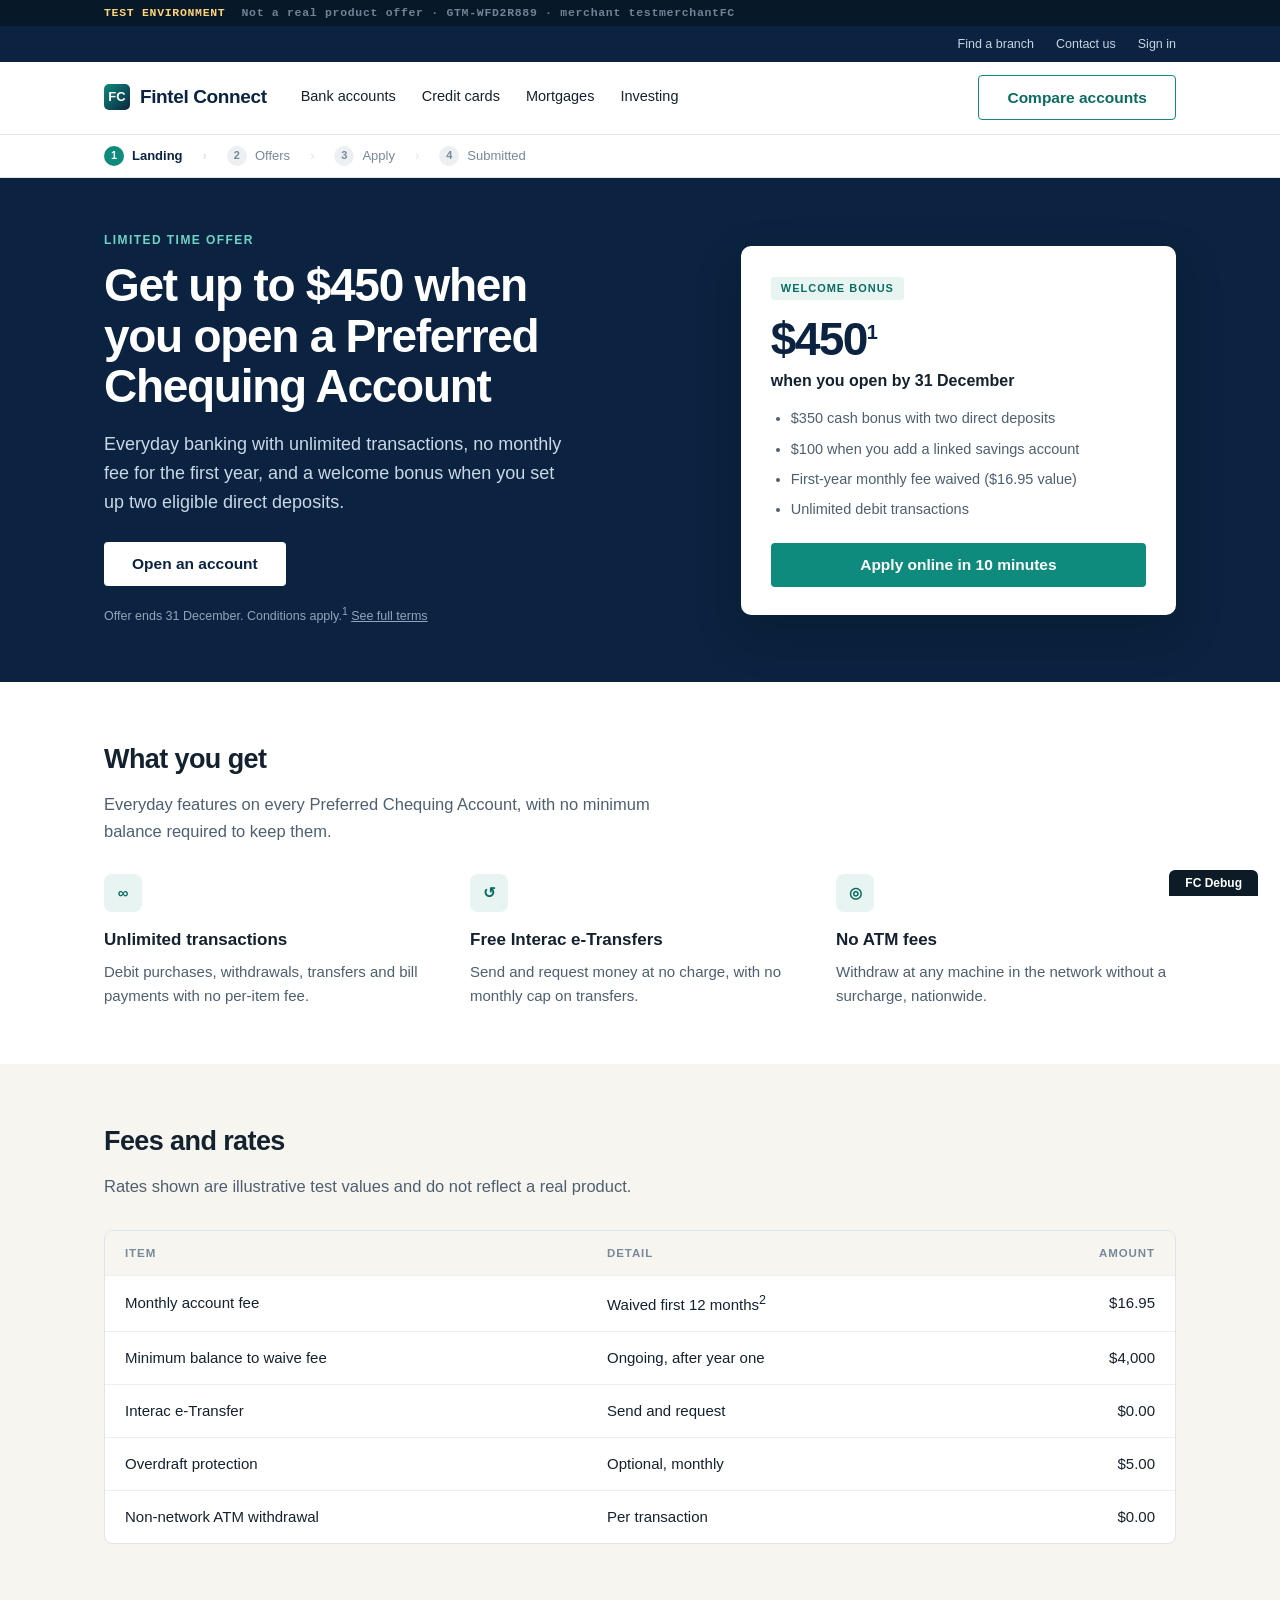
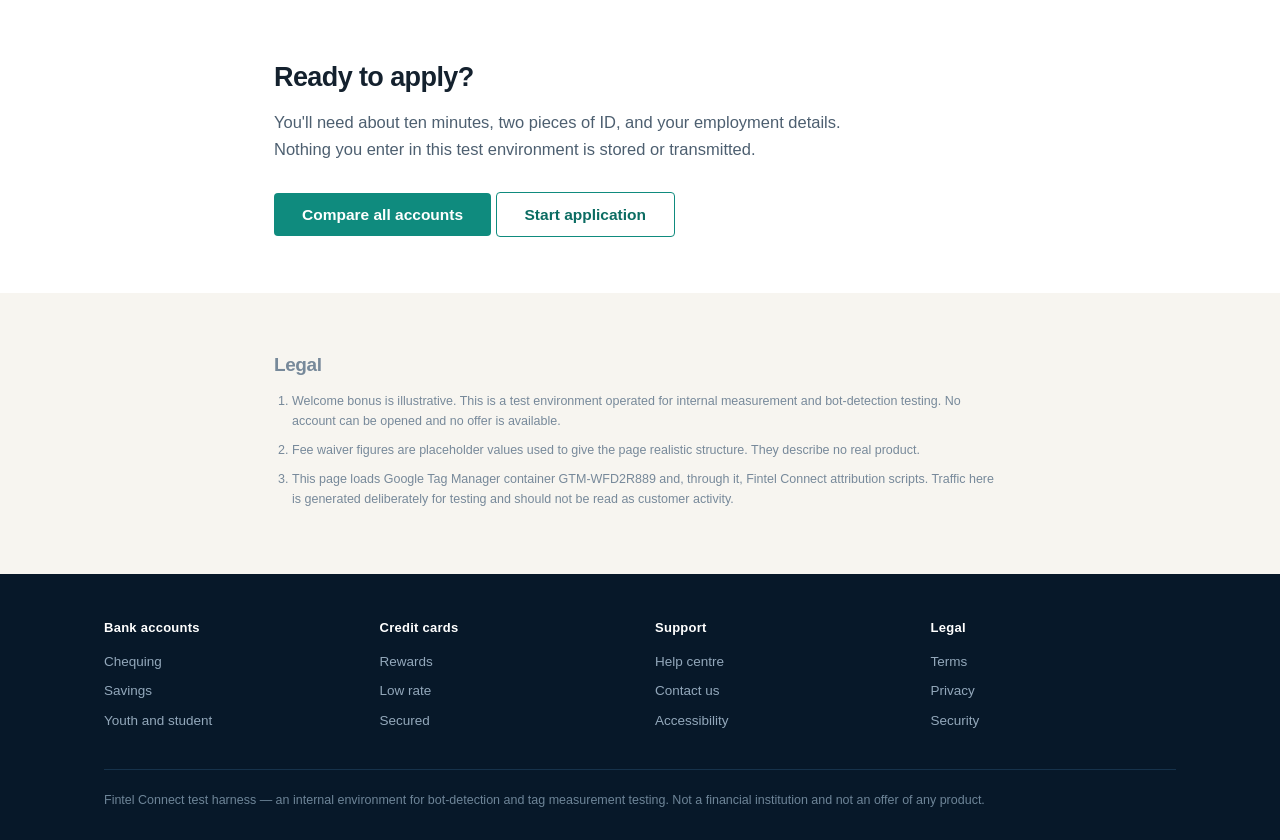
<file: index.html>
<!DOCTYPE html>
<html lang="en">
<head>
<meta charset="utf-8">
<meta name="viewport" content="width=device-width, initial-scale=1">
<meta name="robots" content="noindex, nofollow">
<title>Preferred Chequing Account | Fintel Connect</title>
<link rel="stylesheet" href="assets/styles.css">

<!-- Test harness. Loads first so it can observe everything GTM does after it. -->
<script src="assets/fc-test-harness.js"></script>

<!-- Page context for GTM. Pushed BEFORE the container snippet so the values are
     already in the dataLayer when GTM initialises and reads its variables. -->
<script>
  window.dataLayer.push({
    page_type: 'landing',
    fc_merchant: 'testmerchantFC'
  });
  // The ad's product arrives as `mproduct` on this first hop only, so capture it
  // here and let it ride through the funnel. Nothing about the product is fixed.
  FCTest.push('fc_landing_view', {
    landing_url: location.href,
    fc_click_id: new URLSearchParams(location.search).get('finteltag') || null,
    pid: FCTest.resolvePid() || null
  });
</script>

<!-- Google Tag Manager -->
<script>(function(w,d,s,l,i){w[l]=w[l]||[];w[l].push({'gtm.start':
new Date().getTime(),event:'gtm.js'});var f=d.getElementsByTagName(s)[0],
j=d.createElement(s),dl=l!='dataLayer'?'&l='+l:'';j.async=true;j.src=
'https://www.googletagmanager.com/gtm.js?id='+i+dl;f.parentNode.insertBefore(j,f);
})(window,document,'script','dataLayer','GTM-WFD2R889');</script>
<!-- End Google Tag Manager -->
</head>
<body>
<noscript><iframe src="https://www.googletagmanager.com/ns.html?id=GTM-WFD2R889"
height="0" width="0" style="display:none;visibility:hidden"></iframe></noscript>

<div class="envbar">
  <div class="container">
    <b>TEST ENVIRONMENT</b>
    <span>Not a real product offer · GTM-WFD2R889 · merchant testmerchantFC</span>
  </div>
</div>

<div class="utility">
  <div class="container">
    <a href="#">Find a branch</a>
    <a href="#">Contact us</a>
    <a href="#">Sign in</a>
  </div>
</div>

<header class="masthead">
  <div class="container">
    <a class="wordmark" href="index.html">
      <span class="mark">FC</span> Fintel&nbsp;Connect
    </a>
    <nav class="mainnav">
      <a href="offers.html">Bank accounts</a>
      <a href="offers.html">Credit cards</a>
      <a href="#">Mortgages</a>
      <a href="#">Investing</a>
    </nav>
    <span class="spacer"></span>
    <a class="btn btn-ghost" href="offers.html">Compare accounts</a>
  </div>
</header>

<nav class="rail">
  <div class="container">
    <ol>
      <li class="on"><span class="n">1</span> Landing</li>
      <li><span class="n">2</span> Offers</li>
      <li><span class="n">3</span> Apply</li>
      <li><span class="n">4</span> Submitted</li>
    </ol>
  </div>
</nav>

<section class="hero">
  <div class="container">
    <div>
      <p class="eyebrow">Limited time offer</p>
      <h1>Get up to $450 when you open a Preferred Chequing Account</h1>
      <p class="lede">
        Everyday banking with unlimited transactions, no monthly fee for the first
        year, and a welcome bonus when you set up two eligible direct deposits.
      </p>
      <a class="btn btn-light" href="apply.html">Open an account</a>
      <p class="fine">
        Offer ends 31 December. Conditions apply.<sup>1</sup>
        <a href="#legal">See full terms</a>
      </p>
    </div>

    <aside class="offercard">
      <span class="tag">Welcome bonus</span>
      <p class="amount">$450<sup>1</sup></p>
      <h2>when you open by 31 December</h2>
      <ul>
        <li>$350 cash bonus with two direct deposits</li>
        <li>$100 when you add a linked savings account</li>
        <li>First-year monthly fee waived ($16.95 value)</li>
        <li>Unlimited debit transactions</li>
      </ul>
      <a class="btn btn-block" href="apply.html">Apply online in 10 minutes</a>
    </aside>
  </div>
</section>

<section class="band plain">
  <div class="container">
    <h2 class="sec">What you get</h2>
    <p class="sub">
      Everyday features on every Preferred Chequing Account, with no minimum balance
      required to keep them.
    </p>
    <div class="grid3">
      <div class="feature">
        <div class="ico">∞</div>
        <h3>Unlimited transactions</h3>
        <p>Debit purchases, withdrawals, transfers and bill payments with no per-item fee.</p>
      </div>
      <div class="feature">
        <div class="ico">↺</div>
        <h3>Free Interac e-Transfers</h3>
        <p>Send and request money at no charge, with no monthly cap on transfers.</p>
      </div>
      <div class="feature">
        <div class="ico">◎</div>
        <h3>No ATM fees</h3>
        <p>Withdraw at any machine in the network without a surcharge, nationwide.</p>
      </div>
    </div>
  </div>
</section>

<section class="band alt">
  <div class="container">
    <h2 class="sec">Fees and rates</h2>
    <p class="sub">Rates shown are illustrative test values and do not reflect a real product.</p>
    <div class="tablewrap">
      <table class="rates">
        <thead>
          <tr><th scope="col">Item</th><th scope="col">Detail</th><th scope="col">Amount</th></tr>
        </thead>
        <tbody>
          <tr><td>Monthly account fee</td><td>Waived first 12 months<sup>2</sup></td><td>$16.95</td></tr>
          <tr><td>Minimum balance to waive fee</td><td>Ongoing, after year one</td><td>$4,000</td></tr>
          <tr><td>Interac e-Transfer</td><td>Send and request</td><td>$0.00</td></tr>
          <tr><td>Overdraft protection</td><td>Optional, monthly</td><td>$5.00</td></tr>
          <tr><td>Non-network ATM withdrawal</td><td>Per transaction</td><td>$0.00</td></tr>
        </tbody>
      </table>
    </div>
  </div>
</section>

<section class="band plain">
  <div class="container narrow">
    <h2 class="sec">Ready to apply?</h2>
    <p class="sub">
      You'll need about ten minutes, two pieces of ID, and your employment details.
      Nothing you enter in this test environment is stored or transmitted.
    </p>
    <a class="btn" href="offers.html">Compare all accounts</a>
    <a class="btn btn-ghost" href="apply.html">Start application</a>
  </div>
</section>

<section class="band alt" id="legal">
  <div class="container narrow legal">
    <h2 class="sec" style="font-size:19px">Legal</h2>
    <ol>
      <li>
        Welcome bonus is illustrative. This is a test environment operated for internal
        measurement and bot-detection testing. No account can be opened and no offer is
        available.
      </li>
      <li>
        Fee waiver figures are placeholder values used to give the page realistic
        structure. They describe no real product.
      </li>
      <li>
        This page loads Google Tag Manager container GTM-WFD2R889 and, through it,
        Fintel Connect attribution scripts. Traffic here is generated deliberately for
        testing and should not be read as customer activity.
      </li>
    </ol>
  </div>
</section>

<footer class="site">
  <div class="container">
    <div class="cols">
      <div>
        <h4>Bank accounts</h4>
        <ul>
          <li><a href="offers.html">Chequing</a></li>
          <li><a href="offers.html">Savings</a></li>
          <li><a href="offers.html">Youth and student</a></li>
        </ul>
      </div>
      <div>
        <h4>Credit cards</h4>
        <ul>
          <li><a href="offers.html">Rewards</a></li>
          <li><a href="offers.html">Low rate</a></li>
          <li><a href="offers.html">Secured</a></li>
        </ul>
      </div>
      <div>
        <h4>Support</h4>
        <ul>
          <li><a href="#">Help centre</a></li>
          <li><a href="#">Contact us</a></li>
          <li><a href="#">Accessibility</a></li>
        </ul>
      </div>
      <div>
        <h4>Legal</h4>
        <ul>
          <li><a href="#legal">Terms</a></li>
          <li><a href="#">Privacy</a></li>
          <li><a href="#">Security</a></li>
        </ul>
      </div>
    </div>
    <div class="base">
      Fintel Connect test harness — an internal environment for bot-detection and tag
      measurement testing. Not a financial institution and not an offer of any product.
    </div>
  </div>
</footer>

<script src="assets/debug-panel.js"></script>
</body>
</html>
</file>
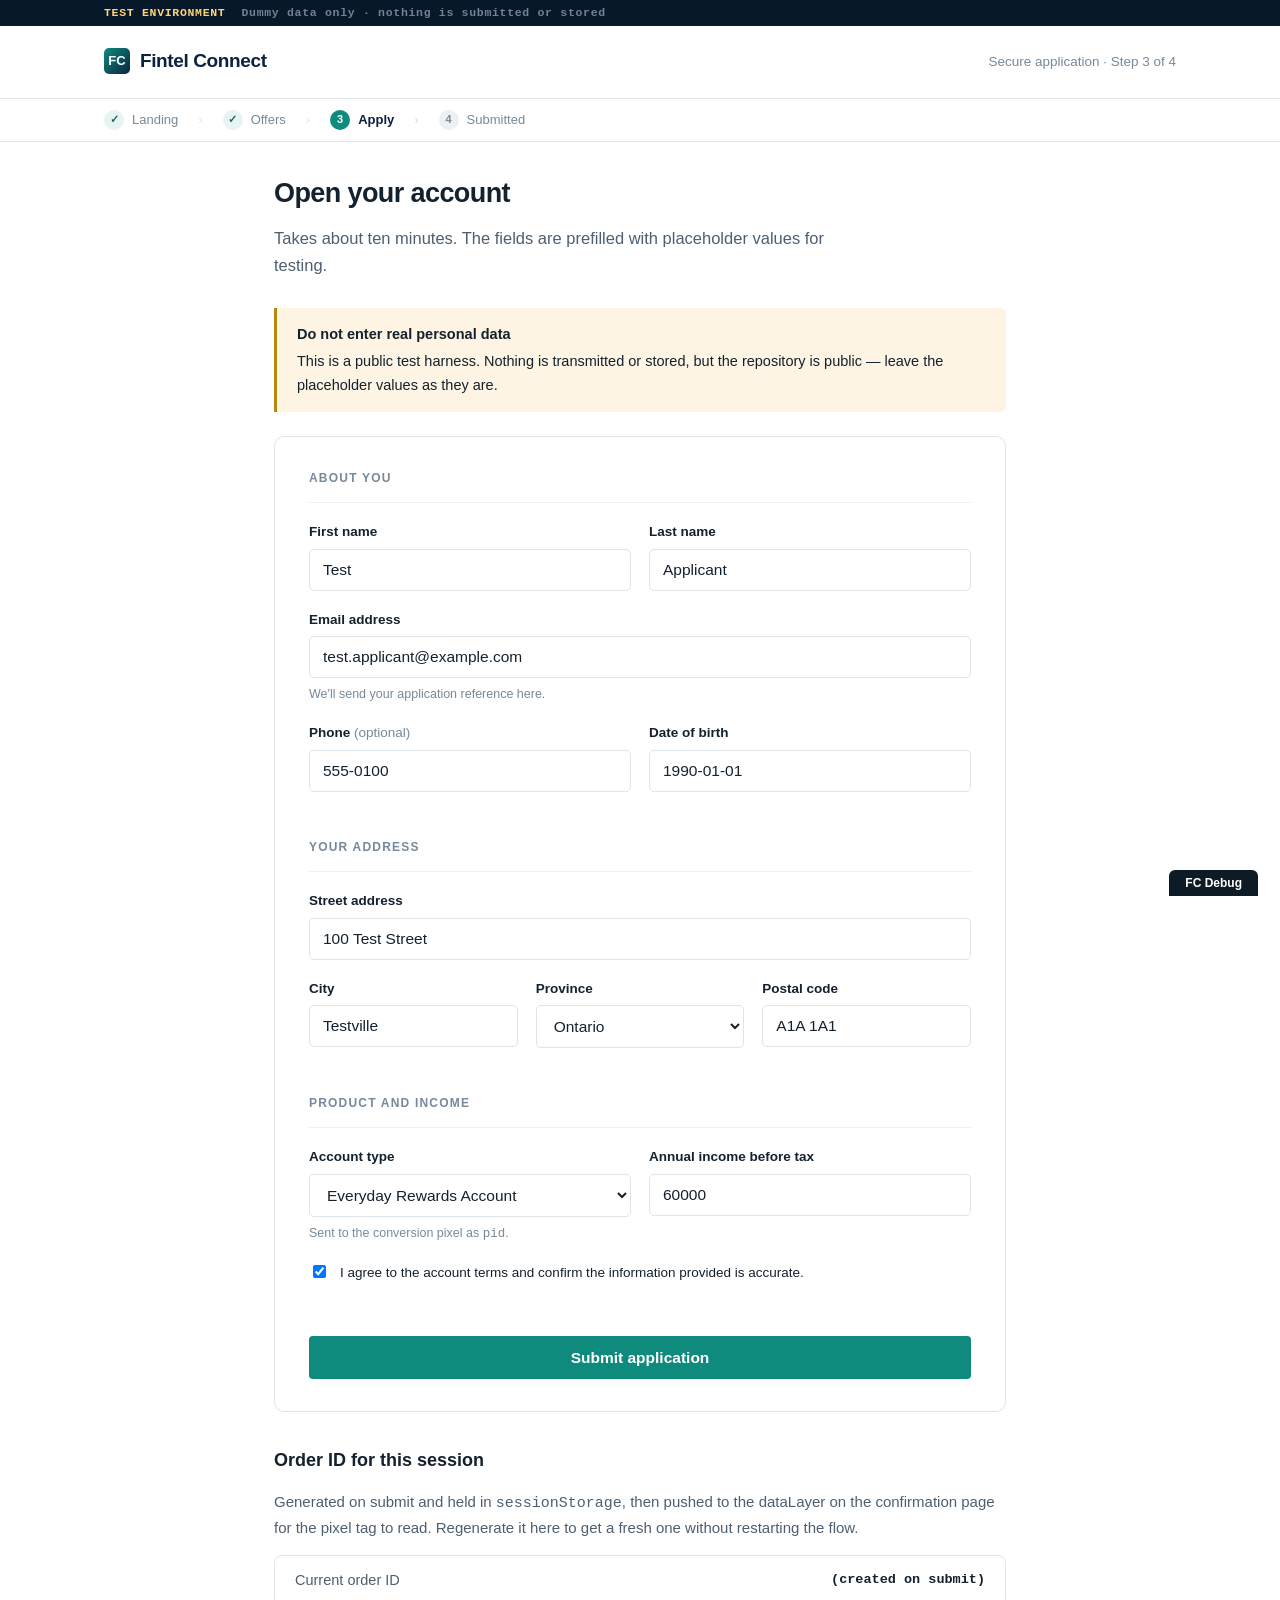
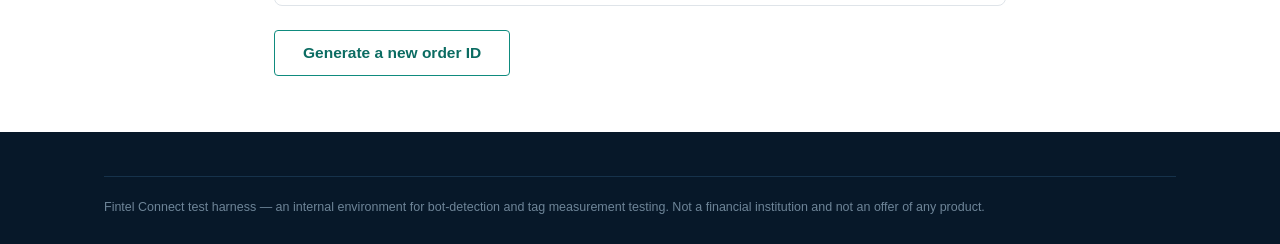
<file: apply.html>
<!DOCTYPE html>
<html lang="en">
<head>
<meta charset="utf-8">
<meta name="viewport" content="width=device-width, initial-scale=1">
<meta name="robots" content="noindex, nofollow">
<title>Application | Fintel Connect</title>
<link rel="stylesheet" href="assets/styles.css">
<script src="assets/fc-test-harness.js"></script>

<script>
  window.dataLayer.push({
    page_type: 'application',
    fc_merchant: 'testmerchantFC',
    pid: FCTest.resolvePid()
  });
  FCTest.push('fc_application_start', {});
</script>

<!-- Google Tag Manager -->
<script>(function(w,d,s,l,i){w[l]=w[l]||[];w[l].push({'gtm.start':
new Date().getTime(),event:'gtm.js'});var f=d.getElementsByTagName(s)[0],
j=d.createElement(s),dl=l!='dataLayer'?'&l='+l:'';j.async=true;j.src=
'https://www.googletagmanager.com/gtm.js?id='+i+dl;f.parentNode.insertBefore(j,f);
})(window,document,'script','dataLayer','GTM-WFD2R889');</script>
<!-- End Google Tag Manager -->
</head>
<body>
<noscript><iframe src="https://www.googletagmanager.com/ns.html?id=GTM-WFD2R889"
height="0" width="0" style="display:none;visibility:hidden"></iframe></noscript>

<div class="envbar">
  <div class="container">
    <b>TEST ENVIRONMENT</b>
    <span>Dummy data only · nothing is submitted or stored</span>
  </div>
</div>

<header class="masthead">
  <div class="container">
    <a class="wordmark" href="index.html"><span class="mark">FC</span> Fintel&nbsp;Connect</a>
    <span class="spacer"></span>
    <span style="font-size:13.5px;color:var(--ink-faint)">Secure application · Step 3 of 4</span>
  </div>
</header>

<nav class="rail">
  <div class="container">
    <ol>
      <li class="done"><a href="index.html"><span class="n">✓</span> Landing</a></li>
      <li class="done"><a href="offers.html"><span class="n">✓</span> Offers</a></li>
      <li class="on"><span class="n">3</span> Apply</li>
      <li><span class="n">4</span> Submitted</li>
    </ol>
  </div>
</nav>

<section class="band plain" style="padding-top:30px">
  <div class="container narrow">
    <h2 class="sec">Open your account</h2>
    <p class="sub">
      Takes about ten minutes. The fields are prefilled with placeholder values for
      testing.
    </p>

    <div class="note warn">
      <strong>Do not enter real personal data</strong>
      This is a public test harness. Nothing is transmitted or stored, but the repository
      is public — leave the placeholder values as they are.
    </div>

    <form id="app-form" class="formcard" novalidate>
      <fieldset>
        <legend>About you</legend>
        <div class="row">
          <div class="field">
            <label for="fname">First name</label>
            <input id="fname" name="fname" value="Test" autocomplete="off">
          </div>
          <div class="field">
            <label for="lname">Last name</label>
            <input id="lname" name="lname" value="Applicant" autocomplete="off">
          </div>
        </div>
        <div class="field">
          <label for="email">Email address</label>
          <input id="email" name="email" type="email" value="test.applicant@example.com" autocomplete="off">
          <p class="hint">We'll send your application reference here.</p>
        </div>
        <div class="row">
          <div class="field">
            <label for="phone">Phone <span class="opt">(optional)</span></label>
            <input id="phone" name="phone" value="555-0100" autocomplete="off">
          </div>
          <div class="field">
            <label for="dob">Date of birth</label>
            <input id="dob" name="dob" value="1990-01-01" autocomplete="off">
          </div>
        </div>
      </fieldset>

      <fieldset>
        <legend>Your address</legend>
        <div class="field">
          <label for="addr">Street address</label>
          <input id="addr" name="addr" value="100 Test Street" autocomplete="off">
        </div>
        <div class="row-3">
          <div class="field">
            <label for="city">City</label>
            <input id="city" name="city" value="Testville" autocomplete="off">
          </div>
          <div class="field">
            <label for="prov">Province</label>
            <select id="prov" name="prov">
              <option>Ontario</option>
              <option>British Columbia</option>
              <option>Alberta</option>
              <option>Quebec</option>
            </select>
          </div>
          <div class="field">
            <label for="post">Postal code</label>
            <input id="post" name="post" value="A1A 1A1" autocomplete="off">
          </div>
        </div>
      </fieldset>

      <fieldset>
        <legend>Product and income</legend>
        <div class="row">
          <div class="field">
            <label for="pid">Account type</label>
            <select id="pid" name="pid">
              <option value="Rewards">Everyday Rewards Account</option>
              <option value="LowRate">Low Rate Account</option>
              <option value="Secured">Secured Builder Account</option>
            </select>
            <p class="hint" id="pid-hint">Sent to the conversion pixel as <code>pid</code>.</p>
          </div>
          <div class="field">
            <label for="income">Annual income before tax</label>
            <input id="income" name="income" value="60000" inputmode="numeric" autocomplete="off">
          </div>
        </div>
        <div class="field check">
          <input type="checkbox" id="terms" checked>
          <label for="terms" style="font-weight:400">
            I agree to the account terms and confirm the information provided is accurate.
          </label>
        </div>
      </fieldset>

      <button class="btn btn-block" type="submit">Submit application</button>
    </form>

    <h3 style="font-size:18px;margin:34px 0 10px">Order ID for this session</h3>
    <p style="color:var(--ink-soft);font-size:15px">
      Generated on submit and held in <code>sessionStorage</code>, then pushed to the
      dataLayer on the confirmation page for the pixel tag to read. Regenerate it here
      to get a fresh one without restarting the flow.
    </p>
    <div class="receipt">
      <div><span>Current order ID</span><b id="oid">—</b></div>
    </div>
    <button class="btn btn-ghost" type="button" id="regen">Generate a new order ID</button>
  </div>
</section>

<footer class="site">
  <div class="container">
    <div class="base">
      Fintel Connect test harness — an internal environment for bot-detection and tag
      measurement testing. Not a financial institution and not an offer of any product.
    </div>
  </div>
</footer>

<script>
  var oidOut = document.getElementById('oid');
  function showOid() {
    try { oidOut.textContent = sessionStorage.getItem('fc_test_order_id') || '(created on submit)'; }
    catch (e) { oidOut.textContent = '(sessionStorage unavailable)'; }
  }
  showOid();

  document.getElementById('regen').addEventListener('click', function () {
    FCTest.newOrderId();
    showOid();
  });

  // The pid the pixel will report. If the Fintel ad supplied one via `mproduct`
  // it wins outright — the dropdown is only for standalone testing, and nothing
  // about the product is fixed in this harness.
  var pidSelect = document.getElementById('pid');
  var resolvedPid = FCTest.resolvePid();

  if (resolvedPid) {
    var known = Array.prototype.some.call(pidSelect.options, function (o) {
      return o.value === resolvedPid;
    });
    if (!known) {
      // A product from the ad that isn't one of ours — add and select it.
      var opt = document.createElement('option');
      opt.value = resolvedPid;
      opt.textContent = resolvedPid + ' (from the Fintel ad)';
      pidSelect.insertBefore(opt, pidSelect.firstChild);
    }
    pidSelect.value = resolvedPid;
  }

  if (FCTest.pidFromAd()) {
    pidSelect.disabled = true;
    document.getElementById('pid-hint').textContent =
      'Set by the Fintel ad (mproduct=' + resolvedPid + '). Locked so the pixel ' +
      'reports the product the ad points at.';
  }

  // Keep the stored pid in step with a manual change.
  pidSelect.addEventListener('change', function () { FCTest.setPid(pidSelect.value, 'funnel'); });

  document.getElementById('app-form').addEventListener('submit', function (e) {
    e.preventDefault();
    var orderId = FCTest.getOrderId();     // created here if it does not exist yet
    var pid = FCTest.setPid(pidSelect.value, 'funnel');

    // Available to GTM in case anyone wants to fire on submit rather than on the
    // confirmation page view.
    FCTest.push('fc_application_submit', { orderId: orderId, pid: pid });

    location.href = 'thank-you.html?orderId=' + encodeURIComponent(orderId) +
      '&pid=' + encodeURIComponent(pid);
  });
</script>
<script src="assets/debug-panel.js"></script>
</body>
</html>
</file>
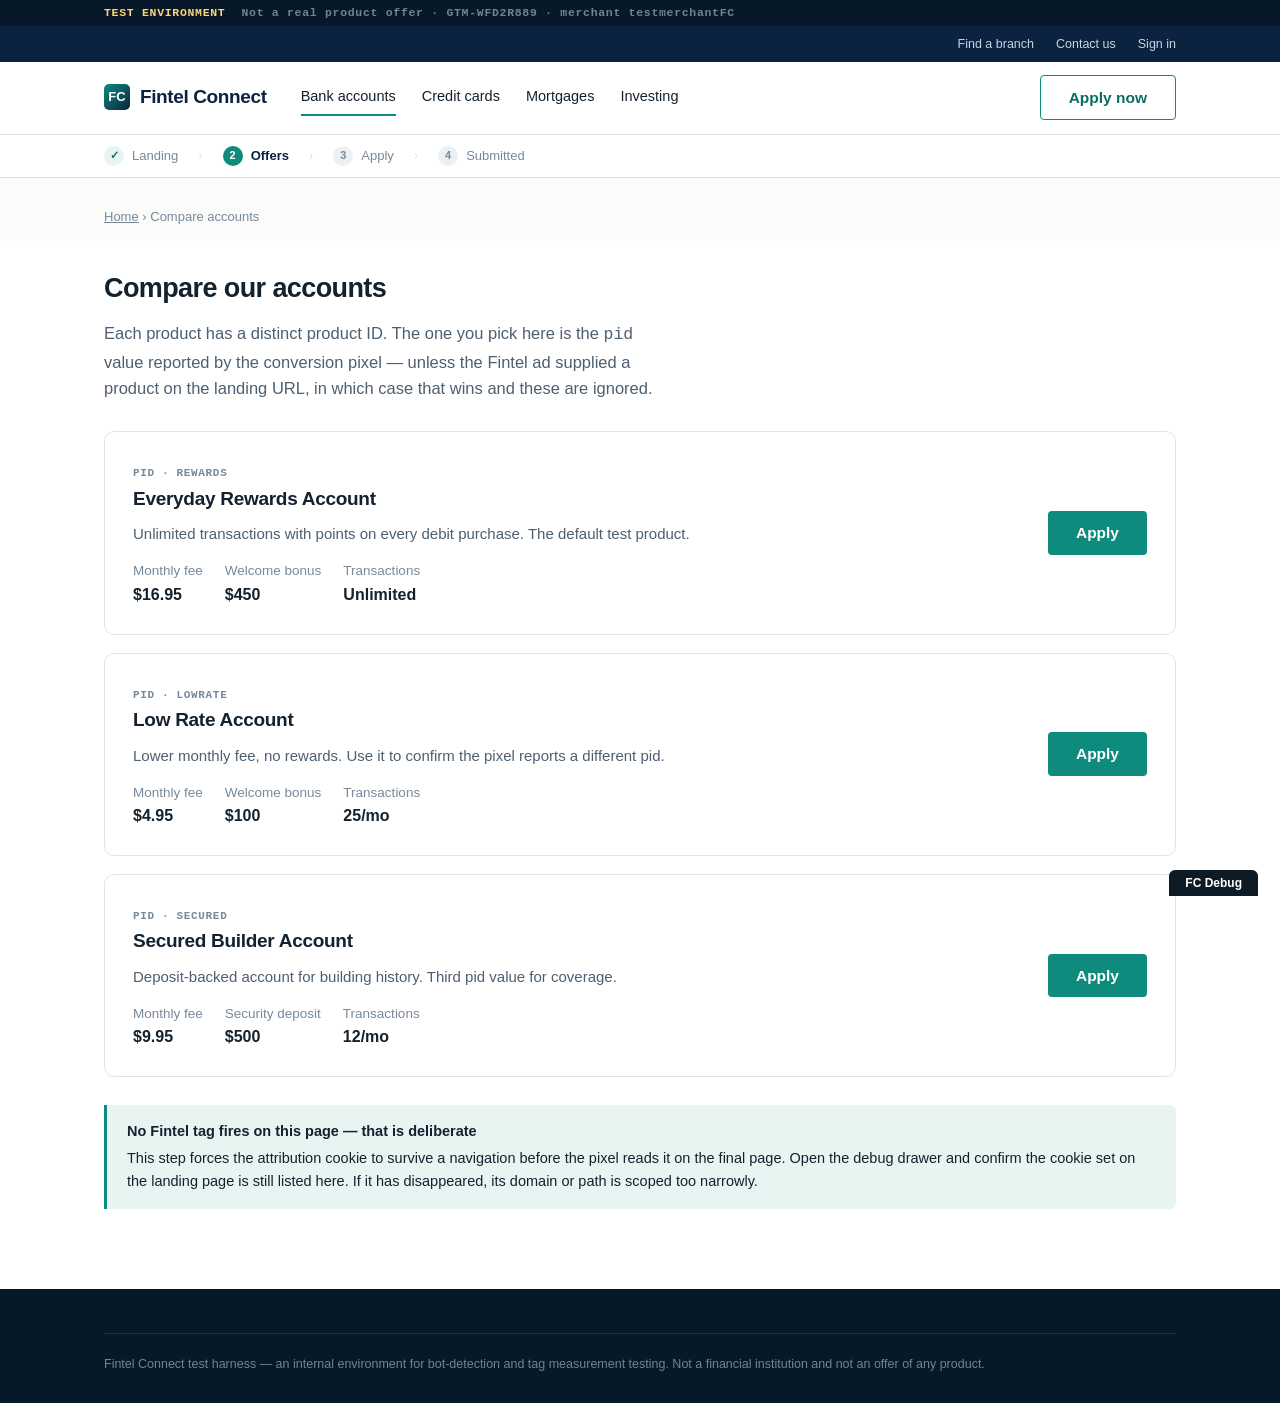
<file: offers.html>
<!DOCTYPE html>
<html lang="en">
<head>
<meta charset="utf-8">
<meta name="viewport" content="width=device-width, initial-scale=1">
<meta name="robots" content="noindex, nofollow">
<title>Compare accounts | Fintel Connect</title>
<link rel="stylesheet" href="assets/styles.css">
<script src="assets/fc-test-harness.js"></script>

<script>
  window.dataLayer.push({ page_type: 'offers', fc_merchant: 'testmerchantFC' });
  FCTest.push('fc_offer_view', { offer_count: 3 });
</script>

<!-- Google Tag Manager -->
<script>(function(w,d,s,l,i){w[l]=w[l]||[];w[l].push({'gtm.start':
new Date().getTime(),event:'gtm.js'});var f=d.getElementsByTagName(s)[0],
j=d.createElement(s),dl=l!='dataLayer'?'&l='+l:'';j.async=true;j.src=
'https://www.googletagmanager.com/gtm.js?id='+i+dl;f.parentNode.insertBefore(j,f);
})(window,document,'script','dataLayer','GTM-WFD2R889');</script>
<!-- End Google Tag Manager -->
</head>
<body>
<noscript><iframe src="https://www.googletagmanager.com/ns.html?id=GTM-WFD2R889"
height="0" width="0" style="display:none;visibility:hidden"></iframe></noscript>

<div class="envbar">
  <div class="container">
    <b>TEST ENVIRONMENT</b>
    <span>Not a real product offer · GTM-WFD2R889 · merchant testmerchantFC</span>
  </div>
</div>

<div class="utility">
  <div class="container">
    <a href="#">Find a branch</a>
    <a href="#">Contact us</a>
    <a href="#">Sign in</a>
  </div>
</div>

<header class="masthead">
  <div class="container">
    <a class="wordmark" href="index.html"><span class="mark">FC</span> Fintel&nbsp;Connect</a>
    <nav class="mainnav">
      <a href="offers.html" aria-current="page">Bank accounts</a>
      <a href="offers.html">Credit cards</a>
      <a href="#">Mortgages</a>
      <a href="#">Investing</a>
    </nav>
    <span class="spacer"></span>
    <a class="btn btn-ghost" href="apply.html">Apply now</a>
  </div>
</header>

<nav class="rail">
  <div class="container">
    <ol>
      <li class="done"><a href="index.html"><span class="n">✓</span> Landing</a></li>
      <li class="on"><span class="n">2</span> Offers</li>
      <li><span class="n">3</span> Apply</li>
      <li><span class="n">4</span> Submitted</li>
    </ol>
  </div>
</nav>

<div class="container">
  <p class="crumb"><a href="index.html">Home</a> › Compare accounts</p>
</div>

<section class="band plain" style="padding-top:26px">
  <div class="container">
    <h2 class="sec">Compare our accounts</h2>
    <p class="sub">
      Each product has a distinct product ID. The one you pick here is the
      <code>pid</code> value reported by the conversion pixel — unless the Fintel ad
      supplied a product on the landing URL, in which case that wins and these are
      ignored.
    </p>

    <div class="product">
      <div>
        <span class="pid">PID · REWARDS</span>
        <h3>Everyday Rewards Account</h3>
        <p>Unlimited transactions with points on every debit purchase. The default test product.</p>
        <div class="meta">
          <span>Monthly fee<b>$16.95</b></span>
          <span>Welcome bonus<b>$450</b></span>
          <span>Transactions<b>Unlimited</b></span>
        </div>
      </div>
      <a class="btn" href="apply.html?pid=Rewards">Apply</a>
    </div>

    <div class="product">
      <div>
        <span class="pid">PID · LOWRATE</span>
        <h3>Low Rate Account</h3>
        <p>Lower monthly fee, no rewards. Use it to confirm the pixel reports a different pid.</p>
        <div class="meta">
          <span>Monthly fee<b>$4.95</b></span>
          <span>Welcome bonus<b>$100</b></span>
          <span>Transactions<b>25/mo</b></span>
        </div>
      </div>
      <a class="btn" href="apply.html?pid=LowRate">Apply</a>
    </div>

    <div class="product">
      <div>
        <span class="pid">PID · SECURED</span>
        <h3>Secured Builder Account</h3>
        <p>Deposit-backed account for building history. Third pid value for coverage.</p>
        <div class="meta">
          <span>Monthly fee<b>$9.95</b></span>
          <span>Security deposit<b>$500</b></span>
          <span>Transactions<b>12/mo</b></span>
        </div>
      </div>
      <a class="btn" href="apply.html?pid=Secured">Apply</a>
    </div>

    <div class="note" style="margin-top:28px">
      <strong>No Fintel tag fires on this page — that is deliberate</strong>
      This step forces the attribution cookie to survive a navigation before the pixel
      reads it on the final page. Open the debug drawer and confirm the cookie set on
      the landing page is still listed here. If it has disappeared, its domain or path
      is scoped too narrowly.
    </div>
  </div>
</section>

<footer class="site">
  <div class="container">
    <div class="base">
      Fintel Connect test harness — an internal environment for bot-detection and tag
      measurement testing. Not a financial institution and not an offer of any product.
    </div>
  </div>
</footer>

<script src="assets/debug-panel.js"></script>
</body>
</html>
</file>
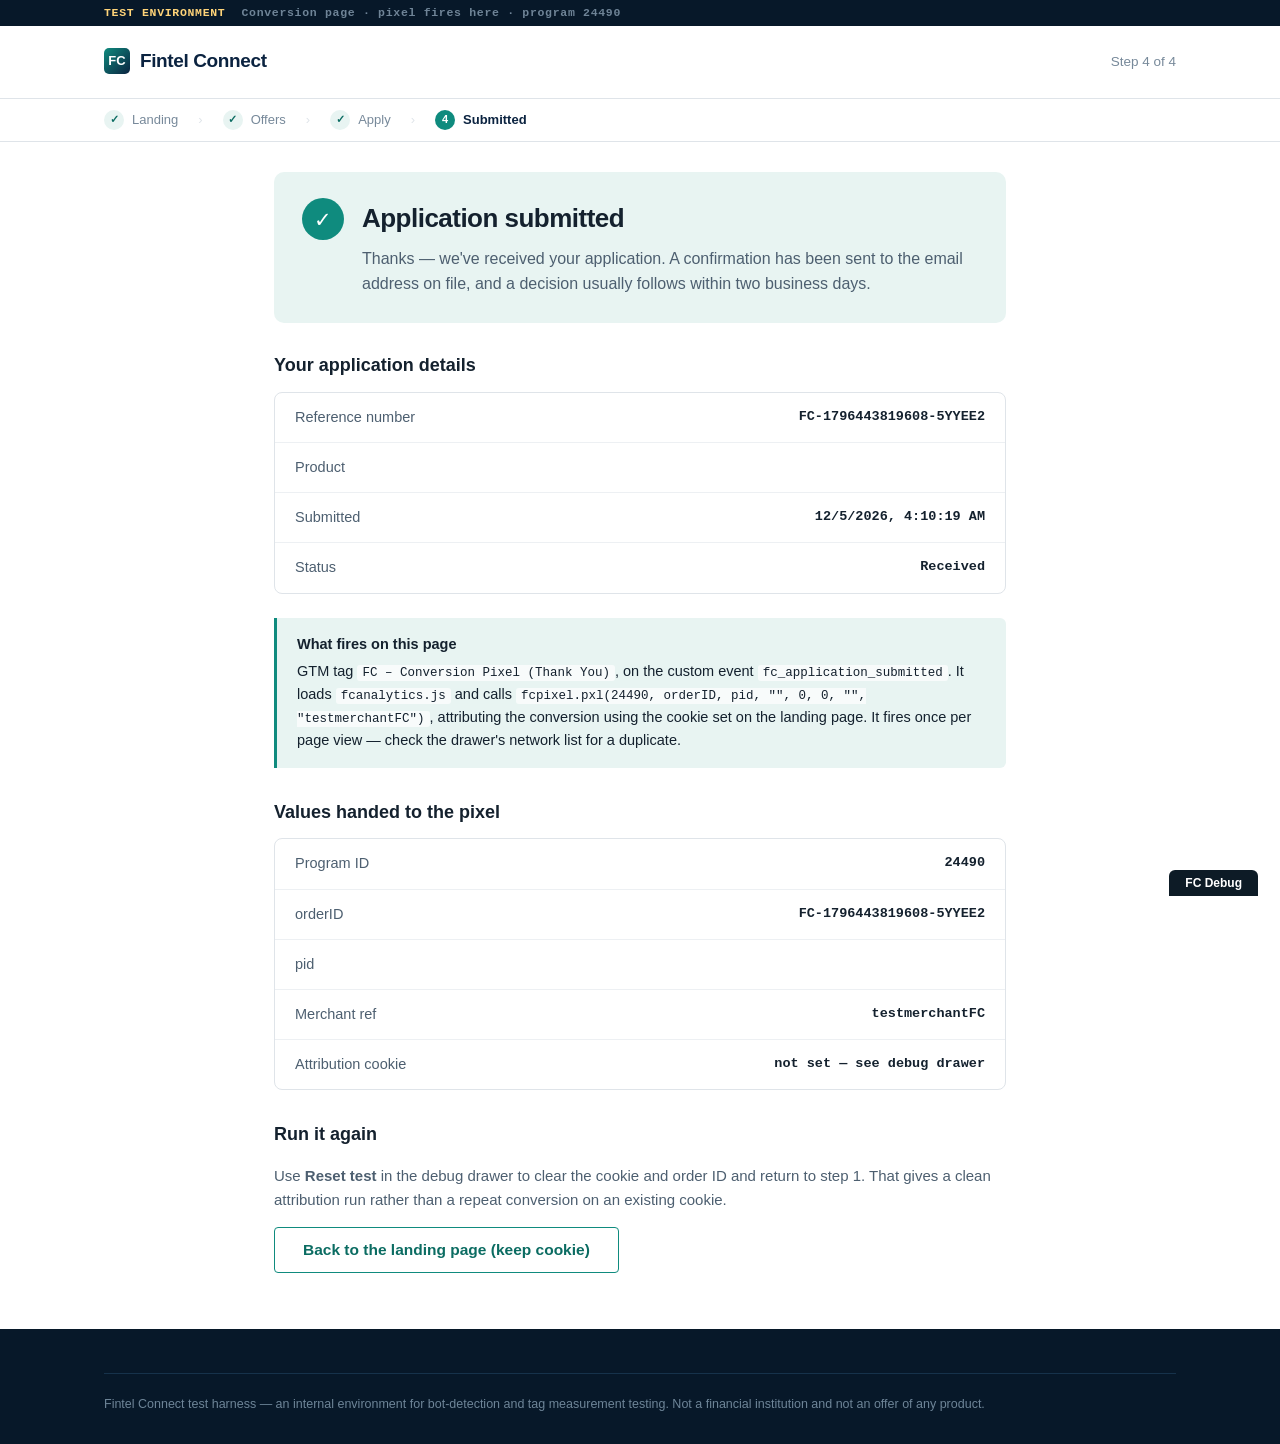
<file: thank-you.html>
<!DOCTYPE html>
<html lang="en">
<head>
<meta charset="utf-8">
<meta name="viewport" content="width=device-width, initial-scale=1">
<meta name="robots" content="noindex, nofollow">
<title>Application submitted | Fintel Connect</title>
<link rel="stylesheet" href="assets/styles.css">
<script src="assets/fc-test-harness.js"></script>

<!-- The conversion event. Pushed before the GTM snippet so orderId and pid are
     already in the dataLayer when GTM initialises and the pixel tag's Data Layer
     Variables resolve. Falling back to the query string keeps a hard refresh or a
     directly-pasted URL working. -->
<script>
  (function () {
    var qs = new URLSearchParams(location.search);
    var orderId = qs.get('orderId') || FCTest.getOrderId();
    var pid = FCTest.resolvePid();   // ad's mproduct > funnel selection > stored

    window.dataLayer.push({ page_type: 'thank_you', fc_merchant: 'testmerchantFC' });

    FCTest.push('fc_application_submitted', {
      orderId: orderId,
      pid: pid,
      merchantRef: 'testmerchantFC',
      programId: 24490
    });

    window.__fcTestOrder = { orderId: orderId, pid: pid };
  })();
</script>

<!-- Google Tag Manager -->
<script>(function(w,d,s,l,i){w[l]=w[l]||[];w[l].push({'gtm.start':
new Date().getTime(),event:'gtm.js'});var f=d.getElementsByTagName(s)[0],
j=d.createElement(s),dl=l!='dataLayer'?'&l='+l:'';j.async=true;j.src=
'https://www.googletagmanager.com/gtm.js?id='+i+dl;f.parentNode.insertBefore(j,f);
})(window,document,'script','dataLayer','GTM-WFD2R889');</script>
<!-- End Google Tag Manager -->
</head>
<body>
<noscript><iframe src="https://www.googletagmanager.com/ns.html?id=GTM-WFD2R889"
height="0" width="0" style="display:none;visibility:hidden"></iframe></noscript>

<div class="envbar">
  <div class="container">
    <b>TEST ENVIRONMENT</b>
    <span>Conversion page · pixel fires here · program 24490</span>
  </div>
</div>

<header class="masthead">
  <div class="container">
    <a class="wordmark" href="index.html"><span class="mark">FC</span> Fintel&nbsp;Connect</a>
    <span class="spacer"></span>
    <span style="font-size:13.5px;color:var(--ink-faint)">Step 4 of 4</span>
  </div>
</header>

<nav class="rail">
  <div class="container">
    <ol>
      <li class="done"><a href="index.html"><span class="n">✓</span> Landing</a></li>
      <li class="done"><a href="offers.html"><span class="n">✓</span> Offers</a></li>
      <li class="done"><a href="apply.html"><span class="n">✓</span> Apply</a></li>
      <li class="on"><span class="n">4</span> Submitted</li>
    </ol>
  </div>
</nav>

<section class="band plain" style="padding-top:30px">
  <div class="container narrow">

    <div class="success">
      <span class="tick">✓</span>
      <div>
        <h1>Application submitted</h1>
        <p>
          Thanks — we've received your application. A confirmation has been sent to the
          email address on file, and a decision usually follows within two business days.
        </p>
      </div>
    </div>

    <h3 style="font-size:18px;margin:0 0 12px">Your application details</h3>
    <div class="receipt">
      <div><span>Reference number</span><b id="r-oid">—</b></div>
      <div><span>Product</span><b id="r-pid">—</b></div>
      <div><span>Submitted</span><b id="r-time">—</b></div>
      <div><span>Status</span><b>Received</b></div>
    </div>

    <div class="note">
      <strong>What fires on this page</strong>
      GTM tag <code>FC – Conversion Pixel (Thank You)</code>, on the custom event
      <code>fc_application_submitted</code>. It loads <code>fcanalytics.js</code> and
      calls <code>fcpixel.pxl(24490, orderID, pid, "", 0, 0, "", "testmerchantFC")</code>,
      attributing the conversion using the cookie set on the landing page. It fires once
      per page view — check the drawer's network list for a duplicate.
    </div>

    <h3 style="font-size:18px;margin:30px 0 12px">Values handed to the pixel</h3>
    <div class="receipt">
      <div><span>Program ID</span><b>24490</b></div>
      <div><span>orderID</span><b id="r-oid2">—</b></div>
      <div><span>pid</span><b id="r-pid2">—</b></div>
      <div><span>Merchant ref</span><b>testmerchantFC</b></div>
      <div><span>Attribution cookie</span><b id="r-cookie">checking…</b></div>
    </div>

    <h3 style="font-size:18px;margin:30px 0 12px">Run it again</h3>
    <p style="color:var(--ink-soft);font-size:15px">
      Use <strong>Reset test</strong> in the debug drawer to clear the cookie and order
      ID and return to step 1. That gives a clean attribution run rather than a repeat
      conversion on an existing cookie.
    </p>
    <a class="btn btn-ghost" href="index.html">Back to the landing page (keep cookie)</a>
  </div>
</section>

<footer class="site">
  <div class="container">
    <div class="base">
      Fintel Connect test harness — an internal environment for bot-detection and tag
      measurement testing. Not a financial institution and not an offer of any product.
    </div>
  </div>
</footer>

<script>
  var order = window.__fcTestOrder;
  document.getElementById('r-oid').textContent = order.orderId;
  document.getElementById('r-oid2').textContent = order.orderId;
  document.getElementById('r-pid').textContent = order.pid;
  document.getElementById('r-pid2').textContent = order.pid;
  document.getElementById('r-time').textContent = new Date().toLocaleString();

  // Give the GTM tags a moment to run before reporting on the cookie.
  setTimeout(function () {
    var a = FCTest.attribution();
    document.getElementById('r-cookie').textContent = a.complete
      ? a.clickCookieName + ' = ' + a.clickId
      : 'not set — see debug drawer';
  }, 1200);
</script>
<script src="assets/debug-panel.js"></script>
</body>
</html>
</file>
<file: assets/styles.css>
/* ---------------------------------------------------------------------------
   FC GTM Test Harness — presentation layer.

   Styled as a realistic financial-product marketing site so the pages present a
   normal commercial surface to the tracking scripts and to anything profiling
   the session. Brand treatment is a stand-in: swap the palette and wordmark for
   real Fintel Connect assets if this is ever shown outside the team.

   Nothing here affects tracking. The Fintel scripts are delivered by GTM.
   --------------------------------------------------------------------------- */

:root {
  --navy:        #0b2340;
  --navy-deep:   #071829;
  --navy-soft:   #1c3c5e;
  --teal:        #0f8b7e;
  --teal-dark:   #0b6c62;
  --teal-wash:   #e8f4f2;
  --sand:        #f7f5f0;
  --paper:       #ffffff;
  --page:        #fbfbfa;
  --ink:         #14212e;
  --ink-soft:    #4d5f70;
  --ink-faint:   #77899a;
  --line:        #dfe4e9;
  --line-soft:   #edf0f3;
  --gold:        #b8860b;
  --danger:      #b42318;

  --mono: ui-monospace, SFMono-Regular, Menlo, Consolas, monospace;
  --sans: -apple-system, BlinkMacSystemFont, "Segoe UI", Roboto, "Helvetica Neue", Arial, sans-serif;
}

* { box-sizing: border-box; }

body {
  margin: 0;
  font-family: var(--sans);
  font-size: 16px;
  line-height: 1.6;
  color: var(--ink);
  background: var(--page);
  -webkit-font-smoothing: antialiased;
}

img { max-width: 100%; }
a { color: var(--teal-dark); }

.container { max-width: 1120px; margin: 0 auto; padding: 0 24px; }
.narrow { max-width: 780px; }

/* --- environment ribbon ---------------------------------------------------- */

.envbar {
  background: var(--navy-deep);
  color: #9fb4c7;
  font: 600 11.5px/1 var(--mono);
  letter-spacing: .06em;
  padding: 7px 0;
}
.envbar .container { display: flex; gap: 16px; flex-wrap: wrap; align-items: center; }
.envbar b { color: #ffd479; font-weight: 700; }
.envbar span { color: #6f8497; }

/* --- masthead -------------------------------------------------------------- */

.utility {
  background: var(--navy);
  color: #c6d5e2;
  font-size: 12.5px;
  padding: 8px 0;
}
.utility .container { display: flex; justify-content: flex-end; gap: 22px; }
.utility a { color: #c6d5e2; text-decoration: none; }
.utility a:hover { text-decoration: underline; }

.masthead { background: var(--paper); border-bottom: 1px solid var(--line); }
.masthead .container {
  display: flex; align-items: center; gap: 34px; min-height: 72px; flex-wrap: wrap;
}

.wordmark {
  display: flex; align-items: center; gap: 10px;
  font-size: 19px; font-weight: 700; letter-spacing: -.02em;
  color: var(--navy); text-decoration: none; white-space: nowrap;
}
.wordmark .mark {
  width: 26px; height: 26px; border-radius: 5px;
  background: linear-gradient(135deg, var(--teal) 0%, var(--navy) 100%);
  display: grid; place-items: center;
  color: #fff; font-size: 13px; font-weight: 800; letter-spacing: 0;
}
.wordmark em { font-style: normal; font-weight: 400; color: var(--ink-soft); }

.mainnav { display: flex; gap: 26px; font-size: 14.5px; }
.mainnav a { color: var(--ink); text-decoration: none; padding: 6px 0; border-bottom: 2px solid transparent; }
.mainnav a:hover, .mainnav a[aria-current] { border-bottom-color: var(--teal); }
.masthead .spacer { margin-left: auto; }

/* --- progress rail --------------------------------------------------------- */

.rail { background: var(--paper); border-bottom: 1px solid var(--line); }
.rail ol {
  display: flex; gap: 0; list-style: none; margin: 0; padding: 0;
  font-size: 13px; overflow-x: auto;
}
.rail li {
  display: flex; align-items: center; gap: 8px;
  padding: 11px 20px 11px 0; color: var(--ink-faint); white-space: nowrap;
}
.rail li::after { content: "›"; margin-left: 12px; color: var(--line); }
.rail li:last-child::after { content: ""; }
.rail .n {
  width: 20px; height: 20px; border-radius: 50%;
  background: var(--line-soft); color: var(--ink-faint);
  display: grid; place-items: center; font: 600 11px/1 var(--sans);
}
.rail .on { color: var(--navy); font-weight: 600; }
.rail .on .n { background: var(--teal); color: #fff; }
.rail .done .n { background: var(--teal-wash); color: var(--teal-dark); }
.rail a { color: inherit; text-decoration: none; display: flex; align-items: center; gap: 8px; }

/* --- breadcrumb ------------------------------------------------------------ */

.crumb { font-size: 13px; color: var(--ink-faint); padding: 16px 0 0; }
.crumb a { color: var(--ink-faint); }

/* --- hero ------------------------------------------------------------------ */

.hero { background: var(--navy); color: #fff; padding: 0; overflow: hidden; }
.hero .container {
  display: grid; grid-template-columns: 1.15fr .85fr; gap: 48px;
  align-items: center; padding-top: 56px; padding-bottom: 56px;
}
.hero .eyebrow {
  font: 700 12px/1 var(--sans); letter-spacing: .12em; text-transform: uppercase;
  color: #6fd3c5; margin: 0 0 14px;
}
.hero h1 {
  font-size: clamp(30px, 4.4vw, 46px); line-height: 1.1; letter-spacing: -.028em;
  margin: 0 0 18px; font-weight: 700; text-wrap: balance;
}
.hero p.lede { font-size: 18px; color: #c9d8e5; margin: 0 0 26px; max-width: 46ch; }
.hero .fine { font-size: 12.5px; color: #8ea6bb; margin: 18px 0 0; }
.hero .fine a { color: #8ea6bb; }

.offercard {
  background: var(--paper); color: var(--ink);
  border-radius: 10px; padding: 28px 30px;
  box-shadow: 0 18px 44px rgba(4, 18, 33, .32);
}
.offercard .tag {
  display: inline-block; background: var(--teal-wash); color: var(--teal-dark);
  font: 700 11px/1 var(--sans); letter-spacing: .09em; text-transform: uppercase;
  padding: 6px 10px; border-radius: 3px; margin-bottom: 16px;
}
.offercard .amount {
  font-size: 46px; font-weight: 700; letter-spacing: -.035em;
  line-height: 1; color: var(--navy); margin: 0 0 6px;
  font-variant-numeric: tabular-nums;
}
.offercard .amount sup { font-size: 20px; top: -1.1em; }
.offercard h2 { font-size: 16px; margin: 0 0 14px; font-weight: 600; }
.offercard ul { margin: 0 0 22px; padding-left: 20px; font-size: 14.5px; color: var(--ink-soft); }
.offercard li { margin-bottom: 7px; }

/* --- buttons --------------------------------------------------------------- */

.btn {
  display: inline-block; border: 0; border-radius: 4px; cursor: pointer;
  background: var(--teal); color: #fff;
  font: 600 15.5px/1 var(--sans); font-family: inherit;
  padding: 14px 28px; text-decoration: none; text-align: center;
}
.btn:hover { background: var(--teal-dark); }
.btn-block { display: block; width: 100%; }
.btn-ghost { background: transparent; color: var(--teal-dark); border: 1.5px solid var(--teal); }
.btn-ghost:hover { background: var(--teal-wash); }
.btn-light { background: #fff; color: var(--navy); }
.btn-light:hover { background: #e9eef3; }
:focus-visible { outline: 3px solid var(--teal); outline-offset: 2px; }

/* --- sections -------------------------------------------------------------- */

section.band { padding: 56px 0; }
section.band.alt { background: var(--sand); }
section.band.plain { background: var(--paper); }

h2.sec { font-size: 27px; letter-spacing: -.022em; margin: 0 0 10px; text-wrap: balance; }
p.sub { font-size: 16.5px; color: var(--ink-soft); margin: 0 0 30px; max-width: 62ch; }

.grid3 { display: grid; grid-template-columns: repeat(3, 1fr); gap: 26px; }
.feature h3 { font-size: 17px; margin: 0 0 7px; }
.feature p { margin: 0; color: var(--ink-soft); font-size: 15px; }
.feature .ico {
  width: 38px; height: 38px; border-radius: 8px; background: var(--teal-wash);
  display: grid; place-items: center; margin-bottom: 14px;
  color: var(--teal-dark); font-weight: 700; font-size: 15px;
}

/* --- rates table ----------------------------------------------------------- */

.tablewrap { overflow-x: auto; border: 1px solid var(--line); border-radius: 8px; background: var(--paper); }
table.rates { border-collapse: collapse; width: 100%; font-size: 15px; min-width: 460px; }
table.rates th, table.rates td { text-align: left; padding: 14px 20px; border-bottom: 1px solid var(--line-soft); }
table.rates thead th {
  background: var(--sand); font: 700 11.5px/1.4 var(--sans);
  letter-spacing: .08em; text-transform: uppercase; color: var(--ink-faint);
}
table.rates td:last-child, table.rates th:last-child { text-align: right; font-variant-numeric: tabular-nums; }
table.rates tbody tr:last-child td { border-bottom: 0; }

/* --- offers list ----------------------------------------------------------- */

.product {
  background: var(--paper); border: 1px solid var(--line); border-radius: 10px;
  padding: 26px 28px; display: grid; grid-template-columns: 1fr auto;
  gap: 24px; align-items: center; margin-bottom: 18px;
}
.product h3 { margin: 0 0 6px; font-size: 19px; letter-spacing: -.015em; }
.product .pid { font: 600 11px/1 var(--mono); color: var(--ink-faint); letter-spacing: .06em; }
.product p { margin: 8px 0 0; color: var(--ink-soft); font-size: 15px; }
.product .meta { display: flex; gap: 22px; margin-top: 14px; font-size: 13.5px; color: var(--ink-faint); }
.product .meta b { display: block; color: var(--ink); font-size: 16px; font-variant-numeric: tabular-nums; }

/* --- forms ----------------------------------------------------------------- */

.formcard {
  background: var(--paper); border: 1px solid var(--line);
  border-radius: 10px; padding: 32px 34px; margin-bottom: 22px;
}
fieldset { border: 0; padding: 0; margin: 0 0 28px; }
legend {
  font-size: 12px; font-weight: 700; letter-spacing: .1em; text-transform: uppercase;
  color: var(--ink-faint); padding: 0 0 14px; width: 100%;
  border-bottom: 1px solid var(--line-soft); margin-bottom: 18px;
}
.field { margin-bottom: 18px; }
.row { display: grid; grid-template-columns: 1fr 1fr; gap: 18px; }
.row-3 { display: grid; grid-template-columns: 1fr 1fr 1fr; gap: 18px; }
label { display: block; font-size: 13.5px; font-weight: 600; margin-bottom: 6px; }
label .opt { font-weight: 400; color: var(--ink-faint); }
input, select {
  width: 100%; padding: 11px 13px; font-size: 15.5px; font-family: inherit;
  border: 1px solid var(--line); border-radius: 5px;
  background: var(--paper); color: var(--ink);
}
input:focus, select:focus { border-color: var(--teal); outline: 2px solid var(--teal-wash); }
.hint { font-size: 12.5px; color: var(--ink-faint); margin: 6px 0 0; }
.check { display: flex; gap: 11px; align-items: flex-start; font-size: 14.5px; }
.check input { width: auto; margin-top: 3px; flex-shrink: 0; }

/* --- callouts / receipts --------------------------------------------------- */

.note {
  background: var(--teal-wash); border-left: 3px solid var(--teal);
  padding: 15px 20px; border-radius: 0 6px 6px 0; margin: 0 0 24px; font-size: 14.5px;
}
.note strong { display: block; margin-bottom: 4px; }
.note code { font: 12.5px var(--mono); background: rgba(255,255,255,.7); padding: 1px 5px; border-radius: 3px; }
.note.warn { background: #fdf4e3; border-left-color: var(--gold); }
.note.warn code { background: rgba(255,255,255,.7); }

.receipt {
  border: 1px solid var(--line); border-radius: 8px;
  background: var(--paper); overflow: hidden; margin-bottom: 24px;
}
.receipt div {
  display: flex; justify-content: space-between; gap: 24px;
  padding: 13px 20px; border-bottom: 1px solid var(--line-soft); font-size: 14.5px;
}
.receipt div:last-child { border-bottom: 0; }
.receipt span { color: var(--ink-soft); }
.receipt b { font-family: var(--mono); font-size: 13.5px; text-align: right; word-break: break-all; }

.success {
  display: flex; gap: 18px; align-items: flex-start;
  background: var(--teal-wash); border-radius: 10px; padding: 26px 28px; margin-bottom: 28px;
}
.success .tick {
  width: 42px; height: 42px; border-radius: 50%; background: var(--teal); color: #fff;
  display: grid; place-items: center; font-size: 21px; flex-shrink: 0;
}
.success h1 { margin: 0 0 6px; font-size: 26px; letter-spacing: -.02em; }
.success p { margin: 0; color: var(--ink-soft); }

/* --- legal / footer -------------------------------------------------------- */

.legal { font-size: 12.5px; color: var(--ink-faint); line-height: 1.65; }
.legal ol { padding-left: 18px; margin: 0; }
.legal li { margin-bottom: 8px; }

footer.site { background: var(--navy-deep); color: #93a8bb; padding: 44px 0 30px; margin-top: 0; font-size: 13.5px; }
footer.site .cols { display: grid; grid-template-columns: repeat(4, 1fr); gap: 30px; margin-bottom: 30px; }
footer.site h4 { color: #fff; font-size: 13px; margin: 0 0 12px; letter-spacing: .02em; }
footer.site ul { list-style: none; margin: 0; padding: 0; }
footer.site li { margin-bottom: 8px; }
footer.site a { color: #93a8bb; text-decoration: none; }
footer.site a:hover { color: #fff; text-decoration: underline; }
footer.site .base { border-top: 1px solid #16324b; padding-top: 20px; color: #6e8598; font-size: 12.5px; }

/* --- debug drawer (unchanged behaviour) ------------------------------------ */

.fcd { position: fixed; left: 0; right: 0; bottom: 0; z-index: 9999; font-size: 13px; }
.fcd-tab {
  position: absolute; right: 22px; top: -30px;
  background: #0d1b26; color: #fff; border: 0;
  border-radius: 6px 6px 0 0; padding: 7px 16px;
  font: 600 12px/1 var(--sans); cursor: pointer;
}
.fcd-body { display: none; background: #0d1b26; color: #d3dee7; max-height: 62vh; overflow-y: auto; padding: 16px 22px 22px; }
.fcd-open .fcd-body { display: block; }
.fcd-sec { margin-bottom: 20px; }
.fcd-sec h3 {
  margin: 0 0 8px; font-size: 12px; text-transform: uppercase;
  letter-spacing: .06em; color: #7e93a5; font-weight: 700;
}
.fcd-kv, .fcd-net { width: 100%; border-collapse: collapse; font: 12px var(--mono); }
.fcd-kv th, .fcd-kv td, .fcd-net td {
  text-align: left; padding: 4px 10px 4px 0;
  vertical-align: top; border-bottom: 1px solid #1c2f3e; font-weight: 400;
}
.fcd-kv th { color: #7e93a5; width: 200px; white-space: nowrap; }
.fcd-kv td { word-break: break-all; }
.fcd-flag td, .fcd-flag th { color: #ff9c8a; }
.fcd-hit td, .fcd-hit th { color: #7ee2a8; }
.fcd-net .fcd-mono { color: #66798a; white-space: nowrap; }
.fcd-net .fcd-method { color: #ffd479; white-space: nowrap; padding-right: 12px; }
.fcd-net .fcd-page { color: #7e93a5; white-space: nowrap; padding-right: 12px; }
.fcd-net .fcd-url { word-break: break-all; color: #9fd0ff; }
.fcd-empty { color: #7e93a5; margin: 0; font-size: 12px; }
.fcd-pre {
  margin: 0; font: 12px var(--mono); background: #071019;
  border-radius: 6px; padding: 12px; overflow-x: auto; max-height: 220px; color: #b3c3d1;
}
.fcd-actions { display: flex; gap: 10px; flex-wrap: wrap; border-top: 1px solid #1c2f3e; padding-top: 14px; }
.fcd-btn {
  background: #1c2f3e; color: #d3dee7; border: 1px solid #2a4157;
  border-radius: 5px; padding: 7px 14px; font: 600 12px/1 var(--sans); cursor: pointer;
}
.fcd-btn:hover { background: #243c4f; }
.fcd-btn-danger { color: #ff9c8a; border-color: #4a2c28; }

/* --- responsive ------------------------------------------------------------ */

@media (max-width: 900px) {
  .hero .container { grid-template-columns: 1fr; gap: 34px; padding-top: 40px; padding-bottom: 40px; }
  .grid3 { grid-template-columns: 1fr; gap: 22px; }
  footer.site .cols { grid-template-columns: repeat(2, 1fr); }
  .mainnav { display: none; }
}
@media (max-width: 620px) {
  .row, .row-3 { grid-template-columns: 1fr; gap: 0; }
  .product { grid-template-columns: 1fr; }
  .formcard { padding: 24px 20px; }
  .container { padding: 0 18px; }
  .fcd-kv th { width: auto; }
  .utility { display: none; }
}
</file>
